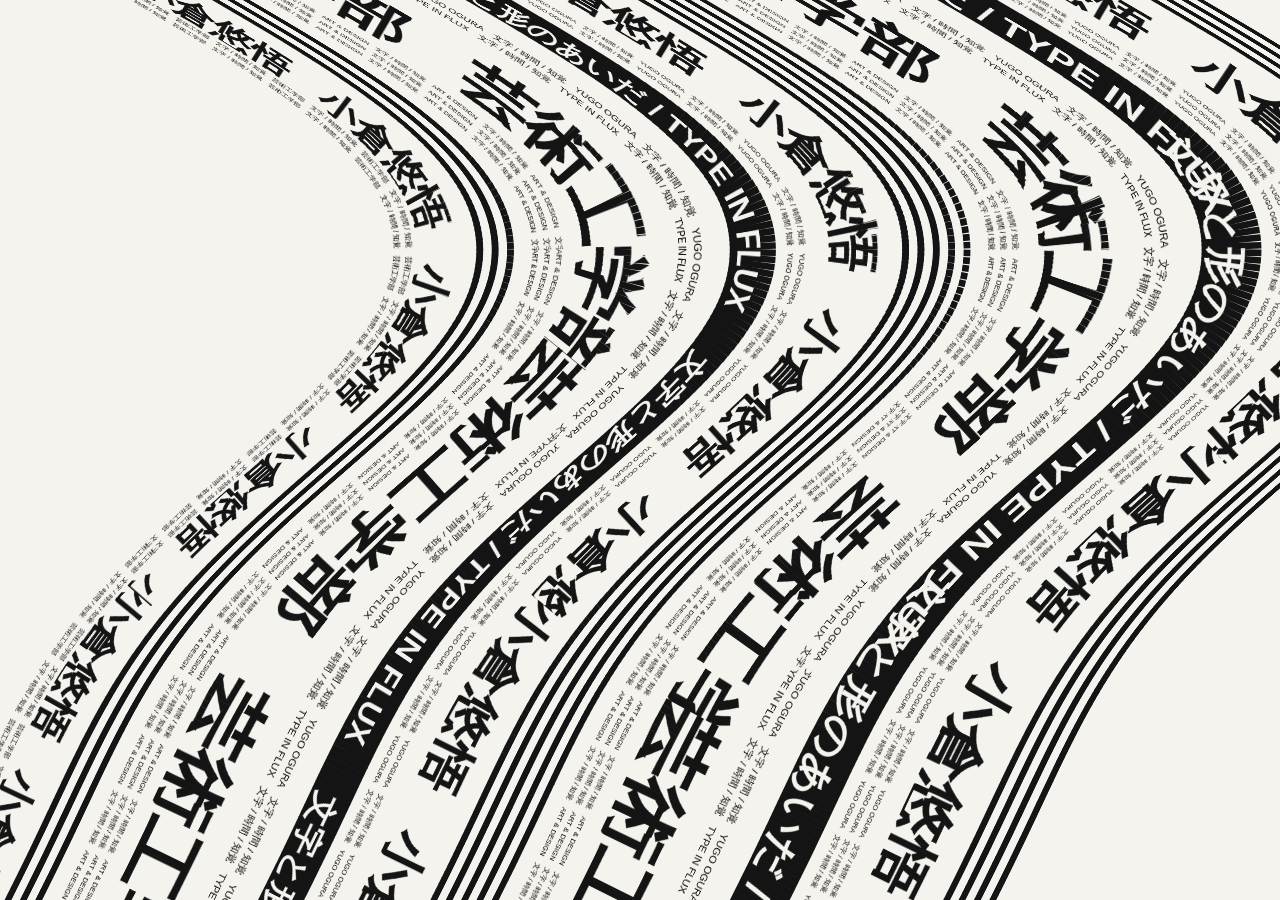
<file: index.html>
<!doctype html>
<html lang="ja">
<head>
<meta charset="utf-8">
<meta name="viewport" content="width=device-width,initial-scale=1">
<meta name="theme-color" content="#f4f3ee">
<meta name="description" content="小倉悠悟・芸術工学部。文字と線が絶えず流れる、全画面のプロシージャル・タイポグラフィ。">
<title>残響 — 小倉悠悟 / 芸術工学部</title>
<link rel="icon" href="./favicon.svg" type="image/svg+xml">
<link rel="stylesheet" href="./style.css">
</head>
<body>
<main aria-label="残響 — 小倉悠悟・芸術工学部">
<canvas id="art" role="img" aria-label="芸術工学部、小倉悠悟という文字と黒い帯が、波のように絶えず流れる全画面作品"></canvas>
<noscript><p>この作品を見るにはJavaScriptを有効にしてください。</p></noscript>
</main>
<script src="./art.js"></script>
</body>
</html>
</file>
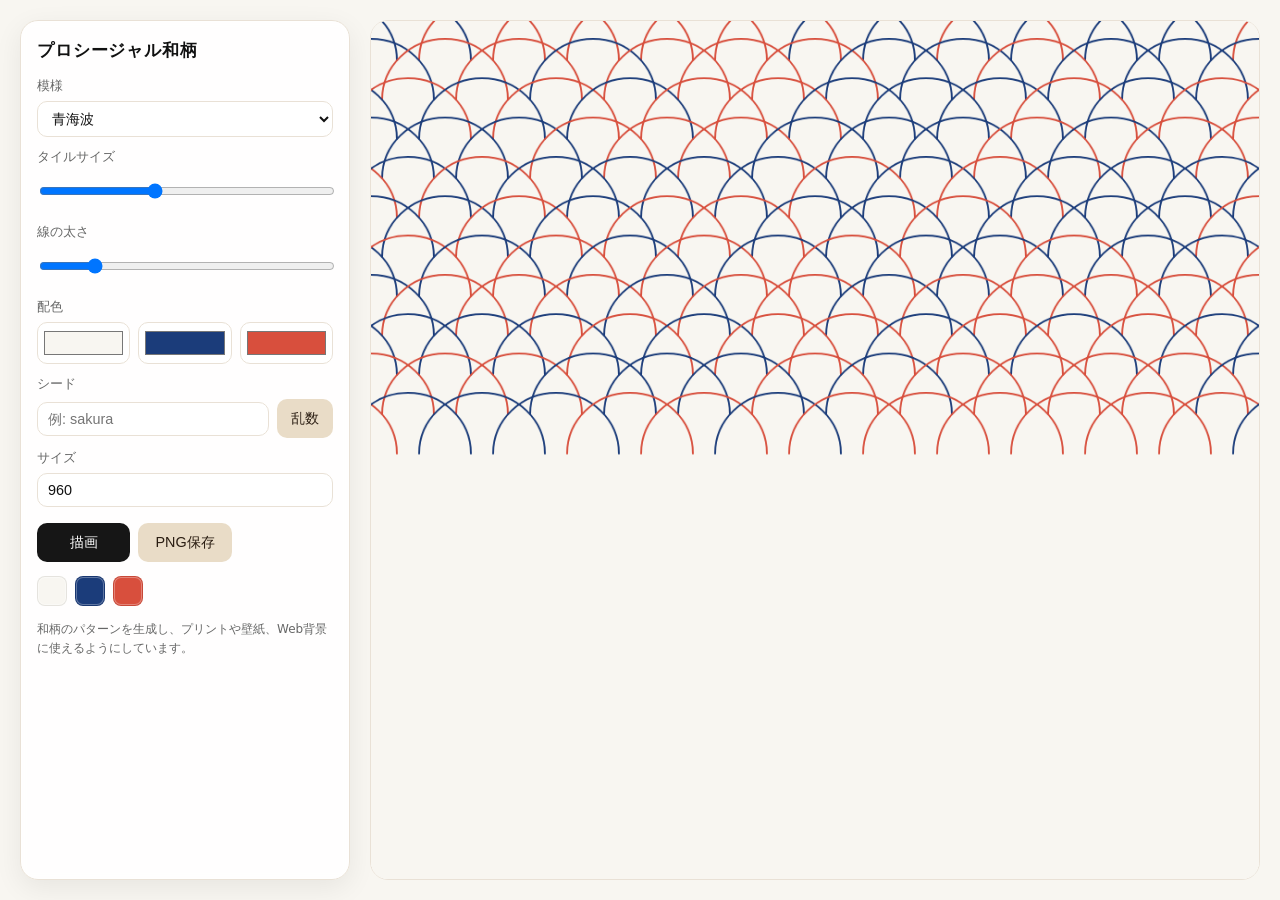
<file: Webapp.html>
<!doctype html>
<html lang="ja">
<head>
  <meta charset="utf-8" />
  <meta name="viewport" content="width=device-width,initial-scale=1" />
  <title>プロシージャル和柄ジェネレーター</title>
  <style>
    :root {
      --bg: #f8f6f1;
      --panel: #ffffff;
      --muted: #666;
      --text: #111;
      --border: #e9e1d6;
    }

    * { box-sizing: border-box; }

    html, body {
      margin: 0;
      height: 100%;
      background: var(--bg);
      color: var(--text);
      font-family: "Segoe UI", system-ui, -apple-system, BlinkMacSystemFont, "Hiragino Kaku Gothic ProN", "Yu Gothic", sans-serif;
    }

    body {
      padding: 20px;
    }

    .app {
      display: flex;
      gap: 20px;
      height: calc(100vh - 40px);
      min-height: 640px;
    }

    .panel {
      width: 330px;
      background: rgba(255,255,255,0.9);
      border: 1px solid var(--border);
      border-radius: 18px;
      padding: 18px 16px;
      box-shadow: 0 8px 28px rgba(0,0,0,0.07);
      backdrop-filter: blur(5px);
    }

    .controls {
      overflow: auto;
    }

    h1 {
      margin: 0 0 16px;
      font-size: 1.05rem;
      letter-spacing: 0.05em;
    }

    label {
      display: block;
      margin: 12px 0 6px;
      font-size: 0.8rem;
      color: var(--muted);
    }

    select,
    input[type="text"],
    input[type="number"],
    input[type="range"],
    input[type="color"] {
      width: 100%;
      border: 1px solid var(--border);
      border-radius: 10px;
      background: #fff;
      padding: 8px 10px;
      color: var(--text);
      font-size: 0.9rem;
    }

    input[type="color"] {
      min-height: 42px;
      padding: 4px;
    }

    .row {
      display: grid;
      grid-template-columns: repeat(3, 1fr);
      gap: 8px;
    }

    .row.compact {
      grid-template-columns: 1fr auto;
      align-items: center;
    }

    button {
      appearance: none;
      border: none;
      border-radius: 10px;
      cursor: pointer;
      background: #161616;
      color: white;
      padding: 10px 14px;
      font-size: 0.9rem;
      transition: transform 0.2s ease, opacity 0.2s ease;
    }

    button:hover {
      transform: translateY(-1px);
      opacity: 0.95;
    }

    .secondary {
      background: #e9dcc7;
      color: #2a1d12;
    }

    .preview-wrap {
      flex: 1;
      background: rgba(255,255,255,0.75);
      border: 1px solid var(--border);
      border-radius: 18px;
      box-shadow: inset 0 0 0 1px rgba(17,17,17,0.02);
      overflow: hidden;
      position: relative;
    }

    canvas {
      display: block;
      width: 100%;
      height: 100%;
      background: #f8f6f1;
    }

    .swatches {
      display: flex;
      gap: 8px;
      margin-top: 14px;
    }

    .swatch {
      width: 30px;
      height: 30px;
      border-radius: 8px;
      border: 1px solid rgba(0,0,0,0.08);
      box-shadow: inset 0 0 0 1px rgba(255,255,255,0.3);
    }

    .footer-note {
      margin-top: 14px;
      color: var(--muted);
      font-size: 0.75rem;
      line-height: 1.6;
    }

    @media (max-width: 900px) {
      body {
        padding: 12px;
      }

      .app {
        flex-direction: column;
        height: auto;
      }

      .panel {
        width: 100%;
      }

      .preview-wrap {
        min-height: 520px;
      }
    }
  </style>
</head>
<body>
  <div class="app">
    <aside class="panel controls">
      <h1>プロシージャル和柄</h1>

      <label for="pattern">模様</label>
      <select id="pattern">
        <option value="seigaiha">青海波</option>
        <option value="asanoha">麻の葉</option>
        <option value="kikko">亀甲</option>
        <option value="shippo">七宝</option>
      </select>

      <label for="scale">タイルサイズ</label>
      <input id="scale" type="range" min="20" max="180" value="80" />

      <label for="stroke">線の太さ</label>
      <input id="stroke" type="range" min="1" max="8" value="2" />

      <label>配色</label>
      <div class="row">
        <input id="bg" type="color" value="#f8f6f1" />
        <input id="main" type="color" value="#1b3c7a" />
        <input id="accent" type="color" value="#d84f3d" />
      </div>

      <label for="seed">シード</label>
      <div class="row compact">
        <input id="seed" type="text" placeholder="例: sakura" />
        <button class="secondary" id="randomSeed" type="button">乱数</button>
      </div>

      <label for="size">サイズ</label>
      <input id="size" type="number" min="300" max="1600" value="960" />

      <div class="row" style="margin-top: 16px;">
        <button id="renderBtn" type="button">描画</button>
        <button id="downloadBtn" class="secondary" type="button">PNG保存</button>
      </div>

      <div class="swatches">
        <div class="swatch" id="swBg" style="background:#f8f6f1"></div>
        <div class="swatch" id="swMain" style="background:#1b3c7a"></div>
        <div class="swatch" id="swAccent" style="background:#d84f3d"></div>
      </div>

      <div class="footer-note">
        和柄のパターンを生成し、プリントや壁紙、Web背景に使えるようにしています。
      </div>
    </aside>

    <main class="preview-wrap">
      <canvas id="canvas" width="960" height="960"></canvas>
    </main>
  </div>

  <script>
    const canvas = document.getElementById('canvas');
    const ctx = canvas.getContext('2d');

    const els = {
      pattern: document.getElementById('pattern'),
      scale: document.getElementById('scale'),
      stroke: document.getElementById('stroke'),
      bg: document.getElementById('bg'),
      main: document.getElementById('main'),
      accent: document.getElementById('accent'),
      seed: document.getElementById('seed'),
      size: document.getElementById('size'),
      renderBtn: document.getElementById('renderBtn'),
      downloadBtn: document.getElementById('downloadBtn'),
      randomSeed: document.getElementById('randomSeed'),
      swBg: document.getElementById('swBg'),
      swMain: document.getElementById('swMain'),
      swAccent: document.getElementById('swAccent')
    };

    function hashString(str) {
      let h = 2166136261;
      for (let i = 0; i < str.length; i++) {
        h ^= str.charCodeAt(i);
        h = Math.imul(h, 16777619);
      }
      return h >>> 0;
    }

    function mulberry32(a) {
      return function() {
        let t = a += 0x6D2B79F5;
        t = Math.imul(t ^ t >>> 15, t | 1);
        t ^= t + Math.imul(t ^ t >>> 7, t | 61);
        return ((t ^ t >>> 14) >>> 0) / 4294967296;
      };
    }

    function seededRandom(seedText) {
      if (!seedText) {
        return mulberry32(Math.floor(Math.random() * 0xffffffff));
      }
      return mulberry32(hashString(seedText));
    }

    function clearCanvas(bg) {
      ctx.clearRect(0, 0, canvas.width, canvas.height);
      ctx.fillStyle = bg;
      ctx.fillRect(0, 0, canvas.width, canvas.height);
    }

    function drawHex(cx, cy, r) {
      ctx.beginPath();
      for (let i = 0; i < 6; i++) {
        const ang = (Math.PI / 3) * i - Math.PI / 6;
        const x = cx + Math.cos(ang) * r;
        const y = cy + Math.sin(ang) * r;
        if (i === 0) ctx.moveTo(x, y);
        else ctx.lineTo(x, y);
      }
      ctx.closePath();
      ctx.stroke();
    }

    function drawSeigaiha(rng, size, main, accent, stroke) {
      const rows = Math.ceil(canvas.height / (size * 1.2)) + 2;
      const cols = Math.ceil(canvas.width / size) + 2;
      ctx.lineWidth = stroke;
      ctx.lineCap = 'round';

      for (let row = 0; row < rows; row++) {
        for (let col = 0; col < cols; col++) {
          const x = col * size - (row % 2 ? size / 2 : 0);
          const y = row * size * 0.55;
          ctx.strokeStyle = rng() > 0.45 ? main : accent;
          ctx.beginPath();
          ctx.arc(x, y, size * 0.85, 0, Math.PI, true);
          ctx.stroke();
        }
      }
    }

    function drawAsanoha(rng, size, main, accent, stroke) {
      const cols = Math.ceil(canvas.width / (size * 1.2)) + 2;
      const rows = Math.ceil(canvas.height / (size * 0.9)) + 2;
      ctx.lineWidth = stroke;

      for (let row = 0; row < rows; row++) {
        for (let col = 0; col < cols; col++) {
          const x = col * size * 0.9;
          const y = row * size * 0.8 + (col % 2 ? size * 0.45 : 0);
          const cx = x + size * 0.35;
          const cy = y + size * 0.35;
          const ray = size * 0.52;
          ctx.strokeStyle = rng() > 0.55 ? main : accent;
          for (let i = 0; i < 6; i++) {
            const ang = (Math.PI / 3) * i;
            const px = cx + Math.cos(ang) * ray;
            const py = cy + Math.sin(ang) * ray;
            ctx.beginPath();
            ctx.moveTo(cx, cy);
            ctx.lineTo(px, py);
            ctx.stroke();
          }
        }
      }
    }

    function drawKikko(rng, size, main, accent, stroke) {
      const hexSize = size * 0.5;
      const stepX = hexSize * 1.5;
      const stepY = Math.sqrt(3) * hexSize;
      ctx.lineWidth = stroke;

      for (let y = -hexSize; y < canvas.height + hexSize; y += stepY) {
        for (let x = -hexSize; x < canvas.width + hexSize; x += stepX) {
          const offset = (Math.round(x / stepX) % 2 === 0) ? 0 : stepY / 2;
          ctx.strokeStyle = rng() > 0.72 ? accent : main;
          drawHex(x + stepX * 0.25, y + offset, hexSize);
        }
      }
    }

    function drawShippo(rng, size, main, accent, stroke) {
      const dotR = size * 0.28;
      const step = size * 1.1;
      ctx.lineWidth = stroke;

      for (let y = -dotR; y < canvas.height + dotR; y += step) {
        for (let x = -dotR; x < canvas.width + dotR; x += step) {
          const cx = x + (Math.round(y / step) % 2 ? step * 0.5 : 0);
          ctx.strokeStyle = rng() > 0.5 ? main : accent;
          ctx.beginPath();
          ctx.arc(cx, y + dotR * 0.8, dotR, 0, Math.PI * 2);
          ctx.stroke();
        }
      }
    }

    function renderPattern() {
      const pattern = els.pattern.value;
      const scale = parseFloat(els.scale.value);
      const stroke = parseFloat(els.stroke.value);
      const bg = els.bg.value;
      const main = els.main.value;
      const accent = els.accent.value;
      const size = parseInt(els.size.value, 10) || 960;
      const seedText = els.seed.value.trim();
      const rng = seededRandom(seedText);

      canvas.width = size;
      canvas.height = size;
      clearCanvas(bg);

      ctx.lineJoin = 'round';
      ctx.lineCap = 'round';

      switch (pattern) {
        case 'seigaiha':
          drawSeigaiha(rng, scale, main, accent, stroke);
          break;
        case 'asanoha':
          drawAsanoha(rng, scale, main, accent, stroke);
          break;
        case 'kikko':
          drawKikko(rng, scale, main, accent, stroke);
          break;
        case 'shippo':
          drawShippo(rng, scale, main, accent, stroke);
          break;
      }

      els.swBg.style.background = bg;
      els.swMain.style.background = main;
      els.swAccent.style.background = accent;
    }

    function randomSeed() {
      const chars = 'abcdefghijklmnopqrstuvwxyz0123456789';
      let val = '';
      for (let i = 0; i < 8; i++) {
        val += chars[Math.floor(Math.random() * chars.length)];
      }
      els.seed.value = val;
      renderPattern();
    }

    function savePNG() {
      const link = document.createElement('a');
      link.download = 'wagara-pattern.png';
      link.href = canvas.toDataURL('image/png');
      link.click();
    }

    els.renderBtn.addEventListener('click', renderPattern);
    els.downloadBtn.addEventListener('click', savePNG);
    els.randomSeed.addEventListener('click', randomSeed);

    ['pattern', 'scale', 'stroke', 'bg', 'main', 'accent', 'size'].forEach((id) => {
      els[id].addEventListener('input', renderPattern);
      els[id].addEventListener('change', renderPattern);
    });

    els.seed.addEventListener('change', renderPattern);

    renderPattern();
  </script>
</body>
</html>
</file>
<file: style.css>
:root{color-scheme:light;background:#f4f3ee;color:#141414}*{box-sizing:border-box}html,body{width:100%;height:100%;margin:0;overflow:hidden}main{position:fixed;inset:0;width:100%;height:100%;height:100dvh}canvas{display:block;width:100%;height:100%;touch-action:none}noscript p{position:fixed;inset:40% 24px auto;text-align:center;font-family:Arial,'Hiragino Kaku Gothic ProN',sans-serif;font-size:16px;line-height:1.7}
</file>
